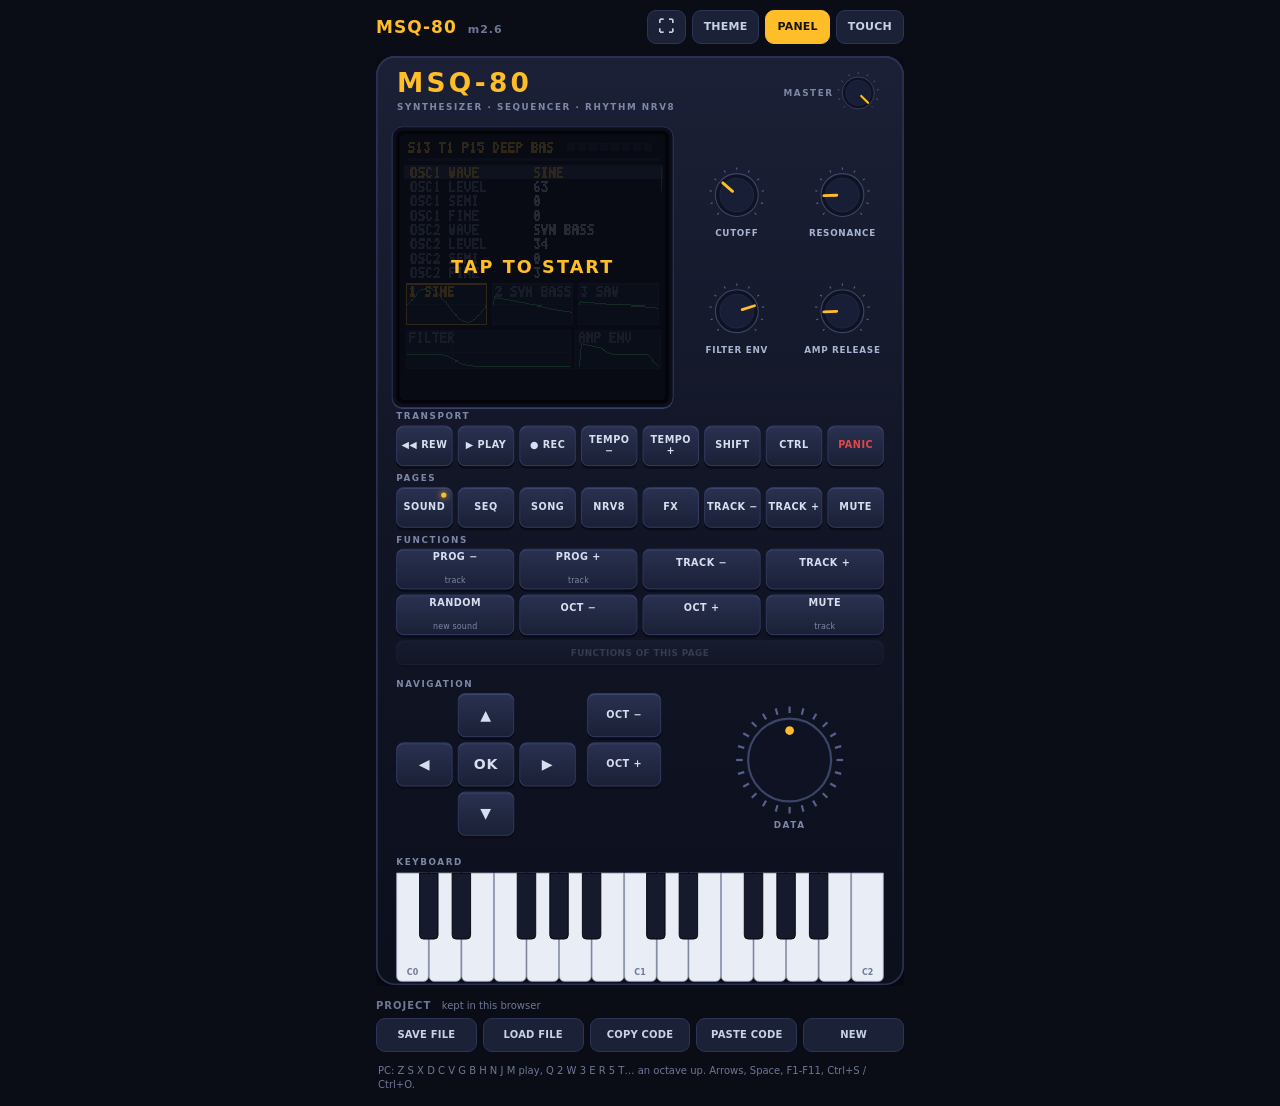
<file: index.html>
<!doctype html>
<html lang="fr">
<head>
<meta charset="utf-8">
<meta name="viewport" content="width=device-width, initial-scale=1, maximum-scale=1, user-scalable=no, viewport-fit=cover">
<meta name="theme-color" content="#0a0c16">
<meta name="apple-mobile-web-app-capable" content="yes">
<meta name="mobile-web-app-capable" content="yes">
<title>MSQ-80 Synth</title>
<link rel="stylesheet" href="style.css">
</head>
<body>
<div id="app">
  <header>
    <div class="brand"><b>MSQ-80</b> <span id="ver"></span></div>
    <div class="views" role="group" aria-label="View">
      <button class="btn small" id="btnFull" type="button" aria-label="Full screen" title="Full screen" hidden>⛶</button>
      <button class="btn small" id="btnTheme" type="button">THEME</button>
      <button class="btn small" id="vPanel" type="button">PANEL</button>
      <button class="btn small" id="vTouch" type="button">TOUCH</button>
    </div>
  </header>

  <div id="touchview">
    <div id="screenwrap">
      <canvas id="screen" width="240" height="240"></canvas>
      <button class="js-start" id="start" type="button">TAP TO START</button>
    </div>

    <nav id="pages" aria-label="Pages"></nav>

    <section id="transport" aria-label="Transport"></section>

    <nav id="decktabs" aria-label="Controls">
      <button class="btn small" type="button" data-deck="nav">NAV</button>
      <button class="btn small" type="button" data-deck="func">FUNC</button>
      <button class="btn small" type="button" data-deck="keys" id="tabKeys">KEYS</button>
      <button class="btn small" type="button" data-deck="file">FILE</button>
    </nav>

    <div id="deck">
      <section id="nav" data-deck="nav" aria-label="Navigation">
        <div id="dpad"></div>
        <div id="mods"></div>
      </section>

      <section id="func" data-deck="func" aria-label="Raccourcis">
        <div id="shortcuts"></div>
        <button class="btn small" id="more" type="button">MORE</button>
      </section>

      <section id="keys" data-deck="keys" aria-label="Clavier">
        <div id="pianobar"></div>
        <div id="piano"></div>
        <div id="pads"></div>
      </section>

      <div id="deckfile" data-deck="file"></div>
    </div>
  </div>

  <div id="panelview" hidden>
    <div id="stage"><div id="device"></div></div>
  </div>

  <section id="project" aria-label="Projet">
    <div class="label">PROJECT <span id="autosaved">kept in this browser</span></div>
    <div id="projbtns">
      <button class="btn small" id="btnSave" type="button">SAVE FILE</button>
      <button class="btn small" id="btnLoad" type="button">LOAD FILE</button>
      <button class="btn small" id="btnCopy" type="button">COPY CODE</button>
      <button class="btn small" id="btnPaste" type="button">PASTE CODE</button>
      <button class="btn small" id="btnNew" type="button">NEW</button>
    </div>
    <div id="pastebox" hidden>
      <textarea id="code" rows="4" spellcheck="false" autocomplete="off" placeholder="Paste a project code here"></textarea>
      <button class="btn small" id="btnCodeLoad" type="button">LOAD THIS CODE</button>
    </div>
    <p class="hint">PC: Z S X D C V G B H N J M play, Q 2 W 3 E R 5 T… an octave up. Arrows, Space, F1-F11, Ctrl+S / Ctrl+O.</p>
  </section>

  <input type="file" id="file" accept=".msq8,.txt,application/octet-stream,text/plain" hidden>
</div>
<script src="panel.js"></script>
<script src="app.js"></script>
</body>
</html>
</file>
<file: style.css>
:root {
  --bg: #0a0c16;
  --panel: #12172a;
  --key: #1b2238;
  --key-edge: #2c3556;
  --text: #c8d2e6;
  --dim: #6e7896;
  --amber: #ffbe28;
  --green: #50dc78;
  --red: #e64646;
  --white-key: #e9edf6;
  color-scheme: dark;
  --black-key: #151a2c;
}

* { box-sizing: border-box; }

html, body {
  margin: 0;
  background: var(--bg);
  color: var(--text);
  font: 600 13px/1.2 system-ui, -apple-system, "Segoe UI", Roboto, sans-serif;
  -webkit-tap-highlight-color: transparent;
  -webkit-user-select: none;
  user-select: none;
  overscroll-behavior: none;
}

#app {
  max-width: 520px;
  margin: 0 auto;
  padding-block: max(8px, env(safe-area-inset-top, 0px)) calc(14px + env(safe-area-inset-bottom, 0px));
  padding-inline: 16px;
}

header {
  display: flex;
  align-items: center;
  justify-content: space-between;
  padding: 2px 0 8px;
}
.brand { font-size: 17px; letter-spacing: .06em; }
.brand b { color: var(--amber); }
#ver { color: var(--dim); font-size: 11px; margin-left: 4px; }
.tag { color: var(--dim); font-size: 10px; letter-spacing: .1em; text-transform: uppercase; }
[hidden] { display: none !important; }

.btn {
  appearance: none;
  -webkit-appearance: none;
  min-height: 46px;
  padding: 6px 4px;
  background: var(--key);
  border: 1px solid var(--key-edge);
  border-radius: 9px;
  color: var(--text);
  font: inherit;
  font-size: 12px;
  letter-spacing: .02em;
  touch-action: none;
  cursor: pointer;
}
.btn.small { min-height: 34px; padding: 4px 11px; font-size: 11px; }
.btn.on, .btn:active { background: #3a3220; border-color: var(--amber); color: var(--amber); }
.btn.latched { background: #3a3220; border-color: var(--amber); color: var(--amber); }
.btn.live { background: #17382a; border-color: var(--green); color: var(--green); }
.btn.rec { background: #3c1a1e; border-color: var(--red); color: var(--red); }
.btn.tab-active { background: var(--amber); border-color: var(--amber); color: #1a1405; }
.btn.warn { background: #3c1a1e; border-color: var(--red); color: var(--red); }

#screenwrap { position: relative; }
#screen {
  display: block;
  width: 100%;
  aspect-ratio: 1;
  image-rendering: pixelated;
  background: #000;
  border-radius: 8px;
  border: 1px solid var(--key-edge);
}
#start {
  position: absolute;
  inset: 0;
  width: 100%;
  border: 0;
  border-radius: 8px;
  background: rgba(10, 12, 22, .82);
  color: var(--amber);
  font: 700 22px/1 system-ui, sans-serif;
  letter-spacing: .12em;
}
#start.hidden { display: none; }

.row { display: grid; gap: 6px; margin-top: 8px; }
#pages { display: grid; grid-template-columns: repeat(5, 1fr); gap: 6px; margin-top: 8px; }
#transport { display: grid; grid-template-columns: repeat(7, 1fr); gap: 6px; margin-top: 8px; }

#nav { display: grid; grid-template-columns: 1fr 96px; gap: 8px; align-items: stretch; }
#dpad {
  display: grid;
  grid-template-columns: repeat(3, 1fr);
  grid-template-rows: repeat(3, 1fr);
  gap: 6px;
}
#dpad .btn { min-height: 0; font-size: 18px; }
#mods { display: grid; grid-template-rows: 1fr 1fr 1fr; gap: 6px; }
#mods .btn { min-height: 0; }

#func { display: flex; flex-direction: column; gap: 6px; }
#shortcuts { flex: 1; min-height: 0; display: grid; grid-template-columns: repeat(4, 1fr); grid-template-rows: 1fr 1fr; gap: 6px; }
#shortcuts .btn { min-height: 0; padding-inline: 2px; }
#more { flex: none; color: var(--dim); }
#shortcuts .btn { font-size: 11px; line-height: 1.15; }
#shortcuts .btn small { display: block; color: var(--dim); font-weight: 500; font-size: 9px; margin-top: 2px; }
#shortcuts .btn.on small { color: var(--amber); }

#keys { display: flex; flex-direction: column; }
#pianobar { flex: none; display: grid; grid-template-columns: 70px 1fr 70px; gap: 6px; align-items: center; margin-bottom: 6px; }
#pianobar .mid { text-align: center; color: var(--dim); font-size: 11px; }
#pianobar .btn { min-height: 30px; }

#piano {
  position: relative;
  display: flex;
  flex: 1;
  min-height: 70px;
  max-height: 112px;
  touch-action: none;
}
.white {
  flex: 1;
  background: var(--white-key);
  border: 1px solid #9aa3bd;
  border-radius: 0 0 6px 6px;
  color: #707a96;
  font-size: 9px;
  display: flex;
  align-items: flex-end;
  justify-content: center;
  padding-bottom: 4px;
  touch-action: none;
}
.white.on { background: var(--amber); color: #1a1405; }
.black {
  position: absolute;
  top: 0;
  height: 62%;
  width: 5.4%;
  background: var(--black-key);
  border: 1px solid #000;
  border-radius: 0 0 5px 5px;
  z-index: 2;
  touch-action: none;
}
.black.on { background: var(--amber); }
/* the touch keyboard, like the FM-1's: pills, the black keys in a row above the white ones */
#piano .white, #piano .black { position: absolute; border-radius: 999px; padding: 0; }
#piano .white { top: 44%; bottom: 0; flex: none; padding-bottom: 6px; border-color: #9aa3bd; }
#piano .black { top: 0; height: 38%; background: #2a3150; border-color: #4a5580; }
#piano .black.on { background: var(--amber); }

#pads, #stutters { display: grid; grid-template-columns: repeat(4, 1fr); gap: 6px; }
#pads { display: none; flex: 1; min-height: 0; grid-template-rows: 1fr 1fr auto 1fr 1fr; }
#pads .label { grid-column: 1 / -1; color: var(--dim); font-size: 10px; letter-spacing: .1em; margin: 2px 0 -2px; }
#pads .btn { min-height: 0; font-size: 12px; padding-block: 2px; }
.pad0 { border-bottom: 4px solid #eb5046; }
.pad1 { border-bottom: 4px solid #f0963c; }
.pad2 { border-bottom: 4px solid #ebd746; }
.pad3 { border-bottom: 4px solid #eb6eaa; }
.pad4 { border-bottom: 4px solid #50d2dc; }
.pad5 { border-bottom: 4px solid #5a82f0; }
.pad6 { border-bottom: 4px solid #6edc78; }
.pad7 { border-bottom: 4px solid #b478f0; }
.stut { border-top: 3px solid var(--red); }

.hint { color: var(--dim); font-size: 10px; font-weight: 500; margin: 12px 2px 0; line-height: 1.4; }

@media (min-width: 700px) {
  #app { max-width: 560px; }
}

/* ---------------------------------------------------------------- the touch view: one screen, nothing to scroll
   The synth's screen takes the room left over (a square, as big as fits), the pages and the transport sit under it,
   and the drawer at the bottom shows one of NAV, FUNC, KEYS / PADS, FILE. */
body.v-touch { overflow: hidden; }
body.v-touch #app {
  display: flex;
  flex-direction: column;
  height: 100vh;
  height: 100dvh;
  padding-block: max(6px, env(safe-area-inset-top, 0px)) max(8px, env(safe-area-inset-bottom, 0px));
  padding-inline: max(10px, env(safe-area-inset-left, 0px)) max(10px, env(safe-area-inset-right, 0px));
}
body.v-touch header { flex: none; padding: 0 0 6px; }
#touchview { flex: 1; min-height: 0; display: flex; flex-direction: column; gap: 6px; container-type: inline-size; }
#touchview > * { flex: none; }
#touchview #pages, #touchview #transport { margin-top: 0; }
#touchview #pages .btn, #touchview #transport .btn { min-height: 38px; padding-block: 2px; }

/* the screen goes first, as wide as the page; it gives up height only when the drawer would get under 150 px */
#touchview #screenwrap { height: max(160px, min(100cqw, calc(100dvh - 340px))); container-type: size; }
#touchview #screen, #touchview #start {
  position: absolute;
  inset: 0;
  margin: auto;
  width: min(100cqw, 100cqh);
  height: min(100cqw, 100cqh);
}
#touchview #start { font-size: 18px; }

#decktabs { display: grid; grid-template-columns: repeat(4, 1fr); gap: 6px; }
#decktabs .btn { min-height: 30px; }
#touchview #deck { flex: 1; min-height: 0; max-height: 300px; }
#deck > * { height: 100%; }
#deckfile { overflow-y: auto; }
#deckfile #project { margin-top: 2px; }
#deckfile #projbtns { grid-template-columns: repeat(3, 1fr); }
#deckfile #projbtns .btn { min-height: 44px; font-size: 11px; }

/* a phone on its side: the screen on the left, the controls on the right */
@media (orientation: landscape) and (max-height: 520px) {
  body.v-touch #app { max-width: none; }
  #touchview { display: grid; grid-template-columns: auto 1fr; grid-template-rows: auto auto auto 1fr; column-gap: 10px; row-gap: 5px; }
  #touchview #screenwrap { grid-row: 1 / -1; width: min(50vw, calc(100dvh - 64px)); height: auto; min-height: 0; }
  #touchview #pages .btn, #touchview #transport .btn { min-height: 34px; }
  #decktabs .btn { min-height: 28px; }
  #touchview #deck { max-height: none; }
  #mods { grid-template-rows: 1fr 1fr 1fr; }
}

/* a finger, not a PC keyboard: the PC keys hint is no use */
@media (pointer: coarse) {
  .hint { display: none; }
}

#project { margin-top: 14px; }
#project .label { color: var(--dim); font-size: 10px; letter-spacing: .1em; margin-bottom: 6px; }
#autosaved { color: var(--dim); font-weight: 500; letter-spacing: 0; margin-left: 6px; }
#projbtns { display: grid; grid-template-columns: repeat(5, 1fr); gap: 6px; }
#projbtns .btn { padding-inline: 2px; font-size: 10px; }
#pastebox { display: grid; gap: 6px; margin-top: 8px; }
#code {
  width: 100%;
  min-width: 0;
  resize: vertical;
  background: var(--panel);
  color: var(--text);
  border: 1px solid var(--key-edge);
  border-radius: 8px;
  padding: 8px;
  font: 11px/1.3 ui-monospace, Menlo, Consolas, monospace;
  -webkit-user-select: text;
  user-select: text;
}

/* ---------------------------------------------------------------- the front panel view */
.views { display: flex; gap: 6px; }
#btnFull { padding-inline: 10px; font-size: 16px; line-height: 1; }
#panelview { margin-top: 4px; }
#stage { position: relative; width: 100%; overflow: hidden; }
#device {
  position: absolute;
  top: 0;
  width: 600px;
  height: 1056px;
  transform-origin: 0 0;
  background: linear-gradient(180deg, #1b2036 0%, #101424 55%, #0c0f1c 100%);
  border-radius: 22px;
  box-shadow: inset 0 0 0 2px #2a3150, inset 0 2px 0 #3a4268, 0 12px 30px rgba(0, 0, 0, .5);
}
#device > * { position: absolute; }
.legend {
  color: #7d88a8;
  font: 600 10px/12px system-ui, -apple-system, "Segoe UI", sans-serif;
  letter-spacing: .18em;
  text-transform: uppercase;
  white-space: nowrap;
  pointer-events: none;
}
.legend.logo { font: 800 30px/34px system-ui, -apple-system, "Segoe UI", sans-serif; letter-spacing: .12em; color: var(--amber); }

.bezel { background: #04050a; border: 1px solid #2c3556; border-radius: 12px; box-shadow: inset 0 0 0 4px #0b0e1a, 0 1px 0 #3a4268; }
.bezel canvas { position: absolute; width: 300px; height: 300px; image-rendering: pixelated; border-radius: 4px; background: #000; }
.pstart {
  position: absolute;
  inset: 8px;
  border: 0;
  border-radius: 6px;
  background: rgba(10, 12, 22, .85);
  color: var(--amber);
  font: 700 20px/1 system-ui, sans-serif;
  letter-spacing: .12em;
}
.pstart.hidden { display: none; }

.pbtn {
  display: flex;
  align-items: center;
  justify-content: center;
  flex-direction: column;
  gap: 2px;
  text-align: center;
  padding: 2px;
  background: linear-gradient(#2a3150, #1a2036);
  border: 1px solid #38426a;
  border-radius: 8px;
  color: #d6deef;
  font: 700 11px/1.1 system-ui, -apple-system, "Segoe UI", sans-serif;
  letter-spacing: .05em;
  box-shadow: 0 3px 0 #090b16, inset 0 1px 0 #3b4670;
  touch-action: none;
  cursor: pointer;
  -webkit-user-select: none;
  user-select: none;
}
.pbtn.on { transform: translateY(2px); box-shadow: 0 1px 0 #090b16; border-color: var(--amber); color: var(--amber); }
.pbtn.latched { border-color: var(--amber); color: var(--amber); background: linear-gradient(#3a3220, #2a2416); }
.pbtn.warn { color: var(--red); }
.pbtn.empty { opacity: .28; pointer-events: none; }
.pbtn.more { font-size: 10px; color: #9aa6c6; }
.pbtn.dp { font-size: 16px; }
.pbtn .leg { pointer-events: none; }
.pbtn .hint { color: #7d88a8; font-weight: 500; font-size: 9px; letter-spacing: .02em; pointer-events: none; }
.pbtn .led { position: absolute; top: 5px; right: 6px; width: 6px; height: 6px; border-radius: 50%; background: #262d4a; pointer-events: none; }
.pbtn.green .led.lit { background: var(--green); box-shadow: 0 0 7px var(--green); }
.pbtn.red .led.lit { background: var(--red); box-shadow: 0 0 7px var(--red); }
.pbtn.amber .led.lit { background: var(--amber); box-shadow: 0 0 7px var(--amber); }
.pbtn { position: absolute; }

.knob, .wheel { touch-action: none; cursor: ns-resize; -webkit-user-select: none; user-select: none; }
.wheel { cursor: ew-resize; }
.knob svg, .wheel svg { display: block; width: 100%; height: 100%; overflow: visible; }
.kb { fill: #0e1222; stroke: #3b4568; stroke-width: 2; }
.hi { fill: #181e36; stroke: #2a3354; stroke-width: 1; }
.tick { stroke: #56608c; stroke-width: 2; }
.ptr { stroke: var(--amber); stroke-width: 5; stroke-linecap: round; }
.dot { fill: var(--amber); }
.klabel {
  text-align: center;
  font: 600 10px/1.15 system-ui, -apple-system, "Segoe UI", sans-serif;
  color: #a9b4d2;
  letter-spacing: .08em;
  text-transform: uppercase;
  pointer-events: none;
}

.pkeys { display: flex; touch-action: none; }
.pkeys .white { height: 124px; }
.pkeys .black { height: 76px; width: 22px; }
.ppads { display: grid; grid-template-columns: repeat(4, 134px); grid-template-rows: 54px 54px 22px 54px 54px; gap: 6px; touch-action: none; }
.ppads .legend { align-self: end; }
.ppad {
  display: flex;
  align-items: center;
  justify-content: center;
  background: linear-gradient(#2a3150, #1a2036);
  border: 1px solid #38426a;
  border-radius: 8px;
  color: #d6deef;
  font: 700 13px/1 system-ui, sans-serif;
  letter-spacing: .06em;
  box-shadow: 0 3px 0 #090b16;
  touch-action: none;
  cursor: pointer;
}
.ppad.on { transform: translateY(2px); box-shadow: none; color: var(--amber); border-color: var(--amber); }

/* the SQ-80 theme: the page takes the screen's electric blue */
body.sq80 { --amber: #4f9bff; --green: #7ec0ff; --red: #d7ebff; --dim: #3b6cb8; --text: #9cc8ff; --key-edge: #1f3d73; --panel: #070d1c; }
body.sq80 .btn.on, body.sq80 .btn:active, body.sq80 .btn.latched { background: #0d2247; }
body.sq80 .btn.tab-active { color: #02060f; }
body.sq80 .ptr, body.sq80 .dot { stroke: #4f9bff; fill: #4f9bff; }
body.sq80 .ptr { fill: none; }
body.sq80 .pad0, body.sq80 .pad1, body.sq80 .pad2, body.sq80 .pad3, body.sq80 .pad4, body.sq80 .pad5, body.sq80 .pad6, body.sq80 .pad7 { border-bottom-color: #3a78d8; }
</file>
